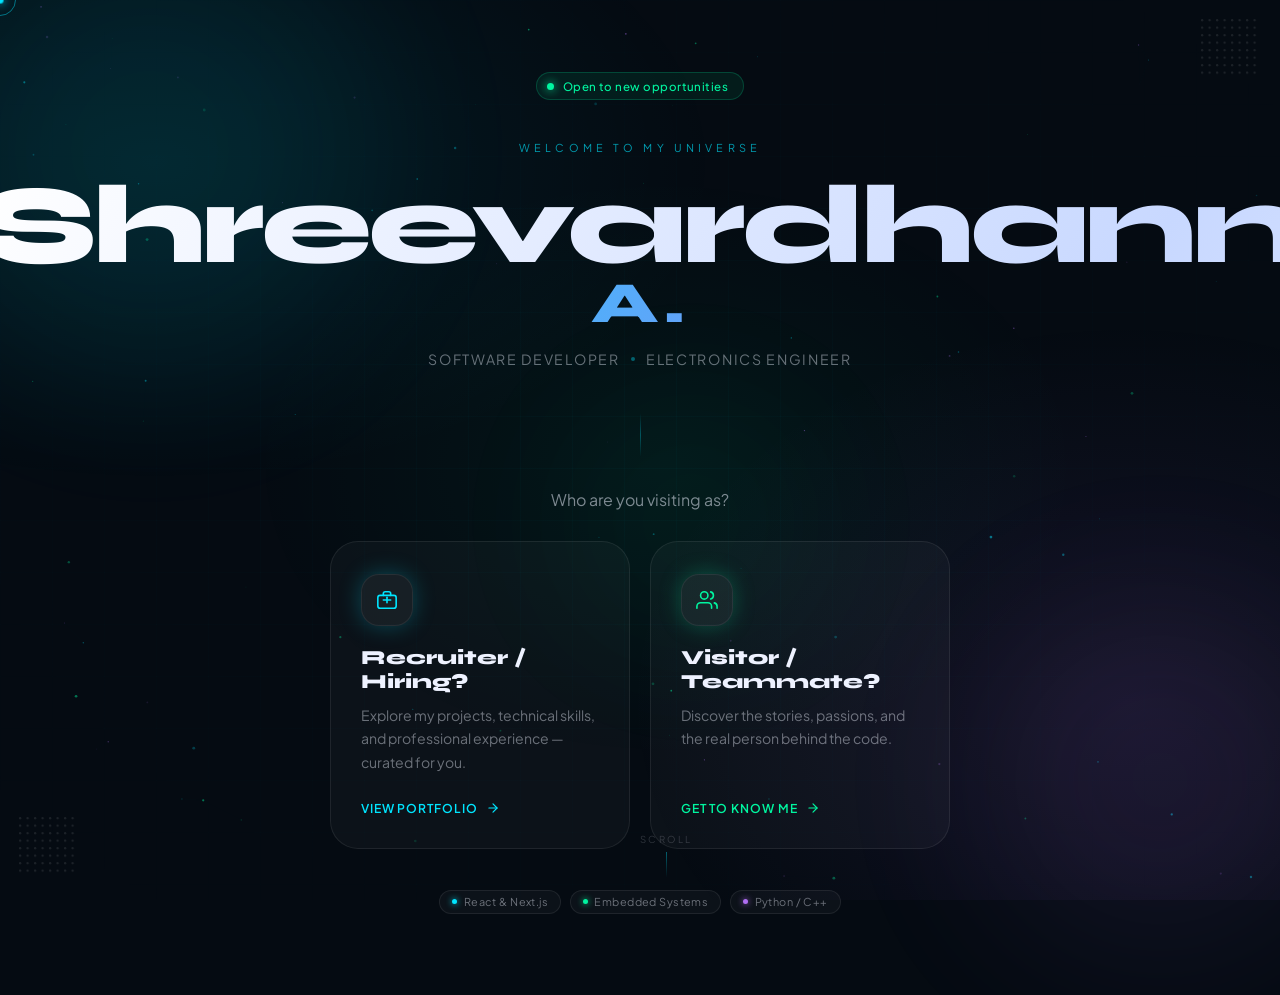
<file: index.html>
<!DOCTYPE html>
<html lang="en">
<head>
<meta charset="UTF-8">
<meta name="viewport" content="width=device-width, initial-scale=1.0, viewport-fit=cover">
<meta name="description" content="Portfolio of Shreevardhann A. — Software Developer and Electronics Engineer">
<meta name="theme-color" content="#050b12">
<title>Shreevardhann A. | Software Developer</title>
<link rel="preconnect" href="https://fonts.googleapis.com">
<link rel="preconnect" href="https://fonts.gstatic.com" crossorigin>
<link href="https://fonts.googleapis.com/css2?family=Plus+Jakarta+Sans:wght@400;500;600&amp;family=Syne:wght@700;800&amp;display=swap" rel="stylesheet">
<style>
/* ══ RESET ══════════════════════════════════════════════ */
*,*::before,*::after{box-sizing:border-box;margin:0;padding:0}
:root{
  --bg:#050b12;--surface:rgba(255,255,255,0.03);--border:rgba(255,255,255,0.08);
  --text:#eef2ff;--muted:rgba(238,242,255,0.42);
  --cyan:#00e5ff;--green:#00f5a0;--purple:#b06ef3;
  --r-lg:28px;--r-md:18px;
  --spring:cubic-bezier(0.34,1.56,0.64,1);--out:cubic-bezier(0.22,1,0.36,1);
}
html{scroll-behavior:smooth}
body{background:var(--bg);font-family:'Plus Jakarta Sans',system-ui,sans-serif;color:var(--text);min-height:100dvh;overflow-x:hidden}

/* ══ CURSOR ═════════════════════════════════════════════ */
#c-dot,#c-ring{display:none;position:fixed;pointer-events:none;z-index:9999}
@media(pointer:fine){body{cursor:none}#c-dot,#c-ring{display:block}}
#c-dot{width:7px;height:7px;background:var(--cyan);border-radius:50%;transform:translate(-50%,-50%);box-shadow:0 0 10px var(--cyan);will-change:left,top}
#c-ring{width:32px;height:32px;border:1.5px solid rgba(0,229,255,0.45);border-radius:50%;transform:translate(-50%,-50%);transition:width .2s var(--out),height .2s var(--out),border-color .2s;will-change:left,top}
#c-ring.big{width:52px;height:52px;border-color:rgba(0,229,255,0.75)}

/* ══ BACKGROUND ══════════════════════════════════════════ */
#bg-canvas{position:fixed;inset:0;width:100%;height:100%;z-index:0}
.bg-glow{position:fixed;inset:0;z-index:1;pointer-events:none;
  background:radial-gradient(ellipse 68% 55% at 12% 18%,rgba(0,229,255,0.08) 0%,transparent 65%),
             radial-gradient(ellipse 60% 65% at 88% 78%,rgba(176,110,243,0.09) 0%,transparent 65%),
             radial-gradient(ellipse 50% 50% at 52% 52%,rgba(0,245,160,0.05) 0%,transparent 65%);
  animation:bgB 14s ease-in-out infinite alternate}
@keyframes bgB{from{opacity:.75;transform:scale(1)}to{opacity:1;transform:scale(1.05)}}
.bg-grid{position:fixed;inset:0;z-index:2;pointer-events:none;
  background-image:linear-gradient(rgba(0,229,255,0.022) 1px,transparent 1px),linear-gradient(90deg,rgba(0,229,255,0.022) 1px,transparent 1px);
  background-size:52px 52px;
  mask-image:radial-gradient(ellipse 85% 85% at center,black 5%,transparent 80%);
  -webkit-mask-image:radial-gradient(ellipse 85% 85% at center,black 5%,transparent 80%)}
.orb{position:fixed;border-radius:50%;pointer-events:none;z-index:1;filter:blur(90px);will-change:transform;animation:orbD 18s ease-in-out infinite}
.orb-a{width:min(460px,65vw);height:min(460px,65vw);background:var(--cyan);top:-80px;left:-80px;opacity:.07}
.orb-b{width:min(360px,55vw);height:min(360px,55vw);background:var(--purple);bottom:-60px;right:-60px;opacity:.08;animation-delay:-7s}
.orb-c{width:min(240px,42vw);height:min(240px,42vw);background:var(--green);top:58%;left:54%;opacity:.05;transform:translate(-50%,-50%);animation-delay:-13s}
@keyframes orbD{0%,100%{transform:translate(0,0)scale(1)}33%{transform:translate(25px,-16px)scale(1.04)}66%{transform:translate(-16px,25px)scale(.96)}}

/* ══ PAGE ════════════════════════════════════════════════ */
.page{position:relative;z-index:10;display:flex;flex-direction:column;align-items:center;justify-content:center;min-height:100dvh;padding:clamp(3.5rem,8vh,6rem) clamp(1.2rem,6vw,3rem) clamp(4rem,9vh,6rem);text-align:center}

/* ══ BADGE ═══════════════════════════════════════════════ */
.badge{display:inline-flex;align-items:center;gap:.55rem;padding:.35rem .9rem .35rem .6rem;border-radius:999px;background:rgba(0,245,160,0.07);border:1px solid rgba(0,245,160,0.2);font-size:clamp(.63rem,1.5vw,.72rem);font-weight:500;color:var(--green);letter-spacing:.04em;margin-bottom:clamp(1.8rem,4.5vh,2.8rem);opacity:0;animation:up .7s var(--out) .05s forwards}
.badge-pulse{width:7px;height:7px;border-radius:50%;background:var(--green);box-shadow:0 0 10px var(--green);flex-shrink:0;animation:pulse 2.2s ease infinite}
@keyframes pulse{0%,100%{opacity:1;transform:scale(1)}50%{opacity:.35;transform:scale(.8)}}

/* ══ HERO ════════════════════════════════════════════════ */
.hero{margin-bottom:clamp(2rem,5vh,3.5rem)}
.hero-eyebrow{font-size:clamp(.58rem,1.4vw,.68rem);letter-spacing:.38em;text-transform:uppercase;color:rgba(0,229,255,0.65);margin-bottom:clamp(.9rem,2.5vh,1.4rem);opacity:0;animation:up .7s var(--out) .2s forwards}
.hero-name{font-family:'Syne',sans-serif;font-weight:800;font-size:clamp(2.8rem,10vw,7rem);line-height:.9;letter-spacing:-.035em;margin-bottom:clamp(.8rem,2.5vh,1.3rem);display:inline-block;position:relative;opacity:0;will-change:transform;animation:up .7s var(--out) .35s forwards}
@media(prefers-reduced-motion:no-preference){.hero-name{animation:up .7s var(--out) .35s forwards,nameF 5s ease-in-out infinite 1.05s}}
@keyframes nameF{0%,100%{transform:translateY(0)}50%{transform:translateY(-8px)}}
.name-line-1{display:block;background:linear-gradient(120deg,#fff 0%,#c8d8ff 45%,#fff 100%);background-size:200% auto;-webkit-background-clip:text;background-clip:text;-webkit-text-fill-color:transparent;animation:shim 4s linear infinite}
.name-line-2{display:block;font-size:.52em;letter-spacing:.08em;background:linear-gradient(120deg,var(--cyan) 0%,var(--purple) 50%,var(--cyan) 100%);background-size:200% auto;-webkit-background-clip:text;background-clip:text;-webkit-text-fill-color:transparent;animation:shim 4s linear infinite reverse}
@keyframes shim{0%{background-position:0% center}100%{background-position:200% center}}

/* Glitch — desktop + no reduced motion */
@media(prefers-reduced-motion:no-preference)and(pointer:fine){
  .hero-name::before,.hero-name::after{content:attr(data-text);position:absolute;top:0;left:0;width:100%;background:inherit;-webkit-background-clip:text;background-clip:text}
  .hero-name::before{-webkit-text-fill-color:var(--cyan);animation:g1 5s infinite 1.4s}
  .hero-name::after{-webkit-text-fill-color:var(--purple);animation:g2 5s infinite 1.4s}
  @keyframes g1{0%,88%,100%{clip-path:inset(50% 0 50% 0);transform:translate(0)}90%{clip-path:inset(8% 0 65% 0);transform:translate(-3px,2px)}92%{clip-path:inset(68% 0 8% 0);transform:translate(3px,-2px)}94%{clip-path:inset(28% 0 42% 0);transform:translate(-2px,1px)}}
  @keyframes g2{0%,88%,100%{clip-path:inset(50% 0 50% 0);transform:translate(0)}89%{clip-path:inset(18% 0 52% 0);transform:translate(3px,-1px)}91%{clip-path:inset(58% 0 18% 0);transform:translate(-3px,2px)}93%{clip-path:inset(38% 0 28% 0);transform:translate(2px,-2px)}}
}

.hero-role{display:flex;align-items:center;justify-content:center;gap:.7rem;flex-wrap:wrap;font-size:clamp(.68rem,1.8vw,.88rem);color:var(--muted);letter-spacing:.12em;text-transform:uppercase;opacity:0;animation:up .7s var(--out) .55s forwards}
.role-dot{width:4px;height:4px;border-radius:50%;background:rgba(0,229,255,0.38);flex-shrink:0}

/* ══ DIVIDER ═════════════════════════════════════════════ */
.vdiv{width:1px;height:clamp(28px,5.5vh,44px);background:linear-gradient(to bottom,transparent,rgba(0,229,255,0.3),transparent);margin:0 auto clamp(1.4rem,3.5vh,2.2rem);opacity:0;animation:up .7s var(--out) .7s forwards}

/* ══ PROMPT ══════════════════════════════════════════════ */
.prompt{font-size:clamp(.8rem,2vw,1rem);color:rgba(238,242,255,0.52);margin-bottom:clamp(1.3rem,3.5vh,2rem);opacity:0;animation:up .7s var(--out) .85s forwards}

/* ══ CARDS ═══════════════════════════════════════════════ */
.cards{display:grid;grid-template-columns:repeat(auto-fit,minmax(min(100%,255px),1fr));gap:clamp(.9rem,3vw,1.3rem);width:100%;max-width:620px;opacity:0;animation:up .75s var(--out) 1.05s forwards}
@media(max-width:479px){.cards{grid-template-columns:1fr}}

.card{position:relative;background:var(--surface);border:1px solid var(--border);border-radius:var(--r-lg);padding:clamp(1.5rem,4.5vw,2rem) clamp(1.3rem,4vw,1.85rem);overflow:hidden;cursor:pointer;display:flex;flex-direction:column;backdrop-filter:blur(18px);-webkit-backdrop-filter:blur(18px);transition:transform .38s var(--spring),border-color .28s,box-shadow .38s;will-change:transform;-webkit-tap-highlight-color:transparent;text-align:left}
.card:active{transform:scale(.96)}
@media(pointer:fine){
  .card:hover{transform:translateY(-13px)scale(1.015)}
  .card:hover .card-glow{opacity:1}
  .card:hover .card-topbar{opacity:1;transform:scaleX(1)}
  .card:hover .card-icon{transform:scale(1.2)rotate(-6deg)}
  .card:hover .card-arrow{transform:translateX(5px)}
  .card:hover .card-cta{gap:.85rem}
}

.card-topbar{position:absolute;top:0;left:0;right:0;height:2px;border-radius:var(--r-lg) var(--r-lg) 0 0;background:var(--acc);opacity:0;transform:scaleX(.35);transform-origin:left;transition:opacity .3s,transform .42s var(--out)}
.card-glow{position:absolute;inset:0;border-radius:var(--r-lg);opacity:0;transition:opacity .45s;pointer-events:none;z-index:0}

.c-rec{--acc:var(--cyan)}
.c-rec .card-glow{background:radial-gradient(ellipse 75% 55% at 0% 0%,rgba(0,229,255,0.13),transparent 70%)}
@media(pointer:fine){.c-rec:hover{border-color:rgba(0,229,255,0.3);box-shadow:0 24px 60px rgba(0,229,255,0.08)}}

.c-vis{--acc:var(--green)}
.c-vis .card-glow{background:radial-gradient(ellipse 75% 55% at 100% 100%,rgba(0,245,160,0.12),transparent 70%)}
@media(pointer:fine){.c-vis:hover{border-color:rgba(0,245,160,0.3);box-shadow:0 24px 60px rgba(0,245,160,0.07)}}

.card-icon{position:relative;z-index:1;width:52px;height:52px;border-radius:var(--r-md);background:rgba(255,255,255,0.05);border:1px solid rgba(255,255,255,0.07);display:flex;align-items:center;justify-content:center;color:var(--acc);box-shadow:0 0 22px color-mix(in srgb,var(--acc) 25%,transparent);margin-bottom:1.25rem;transition:transform .32s var(--spring);flex-shrink:0}
.card-icon svg{width:22px;height:22px}
.card-title{position:relative;z-index:1;font-family:'Syne',sans-serif;font-size:clamp(1.05rem,2.5vw,1.25rem);font-weight:800;color:var(--text);margin-bottom:.6rem;line-height:1.2}
.card-desc{position:relative;z-index:1;font-size:clamp(.8rem,1.7vw,.88rem);color:var(--muted);line-height:1.68;margin-bottom:1.6rem;flex-grow:1}
.card-cta{position:relative;z-index:1;display:inline-flex;align-items:center;gap:.5rem;font-size:clamp(.68rem,1.5vw,.76rem);font-weight:600;letter-spacing:.08em;text-transform:uppercase;color:var(--acc);transition:gap .25s;margin-top:auto}
.card-arrow{width:14px;height:14px;transition:transform .25s var(--out)}

/* ══ TAGS ════════════════════════════════════════════════ */
.tags{display:flex;align-items:center;justify-content:center;flex-wrap:wrap;gap:.55rem;margin-top:clamp(1.8rem,4.5vh,2.8rem);opacity:0;animation:up .75s var(--out) 1.5s forwards}
.tag{display:inline-flex;align-items:center;gap:.4rem;background:var(--surface);border:1px solid var(--border);border-radius:999px;padding:.28rem .75rem;font-size:clamp(.6rem,1.3vw,.68rem);color:var(--muted);letter-spacing:.04em;white-space:nowrap}
.tag-dot{width:5px;height:5px;border-radius:50%;flex-shrink:0}
.t-cyan .tag-dot{background:var(--cyan);box-shadow:0 0 6px var(--cyan)}
.t-green .tag-dot{background:var(--green);box-shadow:0 0 6px var(--green)}
.t-purple .tag-dot{background:var(--purple);box-shadow:0 0 6px var(--purple)}

/* ══ SCROLL HINT ═════════════════════════════════════════ */
.scroll-hint{position:fixed;bottom:max(1.4rem,env(safe-area-inset-bottom,1.4rem));left:50%;transform:translateX(-50%);display:flex;flex-direction:column;align-items:center;gap:.4rem;font-size:.6rem;letter-spacing:.25em;text-transform:uppercase;color:rgba(238,242,255,0.18);pointer-events:none;opacity:0;animation:up 1s var(--out) 2.4s forwards}
.scroll-line{width:1px;height:26px;background:linear-gradient(to bottom,rgba(0,229,255,0.4),transparent);animation:scP 2s ease infinite}
@keyframes scP{0%,100%{opacity:.28;transform:scaleY(1)}50%{opacity:1;transform:scaleY(.5)}}

.cdots{position:fixed;pointer-events:none;z-index:3;opacity:.1}
.cdots-tr{top:1.2rem;right:1.2rem}
.cdots-bl{bottom:1.2rem;left:1.2rem}
@media(max-width:420px){.cdots{display:none}}

/* ══ ANIMATION ═══════════════════════════════════════════ */
@keyframes up{from{opacity:0;transform:translateY(22px)}to{opacity:1;transform:translateY(0)}}

/* ══ REDUCED MOTION ══════════════════════════════════════ */
@media(prefers-reduced-motion:reduce){
  *,*::before,*::after{animation-duration:.01ms!important;animation-iteration-count:1!important;transition-duration:.01ms!important}
  .badge,.hero-eyebrow,.hero-name,.hero-role,.vdiv,.prompt,.cards,.tags,.scroll-hint{opacity:1!important;transform:none!important}
  #bg-canvas{display:none}
}

/* ══ LANDSCAPE PHONES ════════════════════════════════════ */
@media(max-height:580px)and(orientation:landscape){
  .page{padding-top:2.2rem;padding-bottom:3rem}
  .badge{margin-bottom:1rem}.hero{margin-bottom:1.2rem}
  .vdiv{display:none}.tags{margin-top:1rem}
  .hero-name{font-size:clamp(2rem,6vw,3.5rem)}.cards{max-width:100%}
}

/* ══ TINY PHONES < 340px ═════════════════════════════════ */
@media(max-width:340px){
  .hero-name{font-size:2.4rem;letter-spacing:-.02em}
  .card{border-radius:20px}
  .hero-role{gap:.45rem}
}
</style>
</head>

<body>

<div id="c-dot"  aria-hidden="true"></div>
<div id="c-ring" aria-hidden="true"></div>

<canvas id="bg-canvas" aria-hidden="true"></canvas>
<div class="bg-glow" aria-hidden="true"></div>
<div class="bg-grid"  aria-hidden="true"></div>
<div class="orb orb-a" aria-hidden="true"></div>
<div class="orb orb-b" aria-hidden="true"></div>
<div class="orb orb-c" aria-hidden="true"></div>

<div class="cdots cdots-tr" aria-hidden="true">
  <svg width="60" height="60" viewBox="0 0 80 80">
    <pattern id="p1" x="0" y="0" width="10" height="10" patternUnits="userSpaceOnUse"><circle cx="1.5" cy="1.5" r="1.5" fill="white"/></pattern>
    <rect width="80" height="80" fill="url(#p1)"/>
  </svg>
</div>
<div class="cdots cdots-bl" aria-hidden="true">
  <svg width="60" height="60" viewBox="0 0 80 80">
    <pattern id="p2" x="0" y="0" width="10" height="10" patternUnits="userSpaceOnUse"><circle cx="1.5" cy="1.5" r="1.5" fill="white"/></pattern>
    <rect width="80" height="80" fill="url(#p2)"/>
  </svg>
</div>

<main class="page">

  <div class="badge" role="status">
    <span class="badge-pulse" aria-hidden="true"></span>
    Open to new opportunities
  </div>

  <div class="hero">
    <p class="hero-eyebrow">Welcome to my universe</p>
    <h1 class="hero-name" data-text="Shreevardhann A.">
      <span class="name-line-1">Shreevardhann</span>
      <span class="name-line-2">A.</span>
    </h1>
    <p class="hero-role">
      Software Developer
      <span class="role-dot" aria-hidden="true"></span>
      Electronics Engineer
    </p>
  </div>

  <div class="vdiv" aria-hidden="true"></div>

  <p class="prompt">Who are you visiting as?</p>

  <div class="cards" role="group" aria-label="Select your role">

    <div class="card c-rec"
         id="card-rec"
         role="button" tabindex="0"
         aria-label="Enter as Recruiter or Hiring Manager"
         onclick="enterPortfolio('recruiter')"
         onkeydown="if(event.key==='Enter'||event.key===' ')enterPortfolio('recruiter')">
      <div class="card-topbar" aria-hidden="true"></div>
      <div class="card-glow"   aria-hidden="true"></div>
      <div class="card-icon"   aria-hidden="true">
        <svg viewBox="0 0 24 24" fill="none" stroke="currentColor" stroke-width="1.75" stroke-linecap="round" stroke-linejoin="round">
          <rect x="2" y="7" width="20" height="14" rx="2.5"/>
          <path d="M16 7V5a2 2 0 0 0-2-2h-4a2 2 0 0 0-2 2v2"/>
          <line x1="8" y1="12" x2="16" y2="12"/>
          <line x1="12" y1="9"  x2="12" y2="15"/>
        </svg>
      </div>
      <h3 class="card-title">Recruiter / Hiring?</h3>
      <p  class="card-desc">Explore my projects, technical skills, and professional experience — curated for you.</p>
      <span class="card-cta" aria-hidden="true">
        View Portfolio
        <svg class="card-arrow" viewBox="0 0 24 24" fill="none" stroke="currentColor" stroke-width="2" stroke-linecap="round" stroke-linejoin="round">
          <line x1="5" y1="12" x2="19" y2="12"/><polyline points="12 5 19 12 12 19"/>
        </svg>
      </span>
    </div>

    <div class="card c-vis"
         id="card-vis"
         role="button" tabindex="0"
         aria-label="Enter as Visitor or Teammate"
         onclick="enterPortfolio('visitor')"
         onkeydown="if(event.key==='Enter'||event.key===' ')enterPortfolio('visitor')">
      <div class="card-topbar" aria-hidden="true"></div>
      <div class="card-glow"   aria-hidden="true"></div>
      <div class="card-icon"   aria-hidden="true">
        <svg viewBox="0 0 24 24" fill="none" stroke="currentColor" stroke-width="1.75" stroke-linecap="round" stroke-linejoin="round">
          <path d="M17 21v-2a4 4 0 0 0-4-4H5a4 4 0 0 0-4 4v2"/>
          <circle cx="9" cy="7" r="4"/>
          <path d="M23 21v-2a4 4 0 0 0-3-3.87"/>
          <path d="M16 3.13a4 4 0 0 1 0 7.75"/>
        </svg>
      </div>
      <h3 class="card-title">Visitor / Teammate?</h3>
      <p  class="card-desc">Discover the stories, passions, and the real person behind the code.</p>
      <span class="card-cta" aria-hidden="true">
        Get to Know Me
        <svg class="card-arrow" viewBox="0 0 24 24" fill="none" stroke="currentColor" stroke-width="2" stroke-linecap="round" stroke-linejoin="round">
          <line x1="5" y1="12" x2="19" y2="12"/><polyline points="12 5 19 12 12 19"/>
        </svg>
      </span>
    </div>

  </div>

  <div class="tags" aria-label="Technology highlights">
    <span class="tag t-cyan">  <span class="tag-dot" aria-hidden="true"></span>React &amp; Next.js</span>
    <span class="tag t-green"> <span class="tag-dot" aria-hidden="true"></span>Embedded Systems</span>
    <span class="tag t-purple"><span class="tag-dot" aria-hidden="true"></span>Python / C++</span>
  </div>

</main>

<div class="scroll-hint" aria-hidden="true">
  <span>Scroll</span>
  <div class="scroll-line"></div>
</div>

<script>
(function(){
  'use strict';

  /* Cursor */
  if(window.matchMedia('(pointer:fine)').matches){
    const dot=document.getElementById('c-dot'),ring=document.getElementById('c-ring');
    let cx=-300,cy=-300,pend=false;
    const flush=()=>{dot.style.left=ring.style.left=cx+'px';dot.style.top=ring.style.top=cy+'px';pend=false};
    document.addEventListener('mousemove',e=>{cx=e.clientX;cy=e.clientY;if(!pend){pend=true;requestAnimationFrame(flush)}},{passive:true});
    document.querySelectorAll('.card').forEach(el=>{
      el.addEventListener('mouseenter',()=>ring.classList.add('big'));
      el.addEventListener('mouseleave',()=>ring.classList.remove('big'));
    });
  }

  /* Particles */
  const noM=window.matchMedia('(prefers-reduced-motion:reduce)').matches;
  const cv=document.getElementById('bg-canvas');
  if(!noM&&cv){
    const ctx=cv.getContext('2d',{alpha:true});
    const mob=window.innerWidth<720;
    const N=mob?45:90,DIST=mob?70:90,FPS=mob?38:60,STEP=1000/FPS;
    let W=cv.width=window.innerWidth,H=cv.height=window.innerHeight;
    let rt;
    window.addEventListener('resize',()=>{clearTimeout(rt);rt=setTimeout(()=>{W=cv.width=window.innerWidth;H=cv.height=window.innerHeight},160)},{passive:true});
    const PAL=[[0,229,255],[176,110,243],[0,245,160]];
    function mkP(init){const s=mob?.16:.26;return{x:Math.random()*W,y:init?Math.random()*H:(Math.random()<.5?-2:H+2),r:Math.random()*1.25+.22,vx:(Math.random()-.5)*s,vy:(Math.random()-.5)*s,a:Math.random()*.42+.08,c:PAL[Math.floor(Math.random()*3)]}}
    const pts=Array.from({length:N},(_,i)=>mkP(true));
    function link(){
      const cs=DIST,gc=Math.ceil(W/cs),gr=Math.ceil(H/cs);
      const cells=Array.from({length:gc*gr},()=>[]);
      pts.forEach((p,i)=>{const c=Math.floor(p.x/cs),r=Math.floor(p.y/cs);if(c>=0&&c<gc&&r>=0&&r<gr)cells[r*gc+c].push(i)});
      for(let r=0;r<gr;r++)for(let c=0;c<gc;c++){
        const cell=cells[r*gc+c];
        const nbs=[cell,c+1<gc?cells[r*gc+c+1]:[],r+1<gr?cells[(r+1)*gc+c]:[],c+1<gc&&r+1<gr?cells[(r+1)*gc+c+1]:[],c>0&&r+1<gr?cells[(r+1)*gc+c-1]:[]];
        for(let ni=0;ni<nbs.length;ni++){const nb=nbs[ni];for(let a=0;a<cell.length;a++){const pa=pts[cell[a]],bs=ni===0?a+1:0;for(let b=bs;b<nb.length;b++){const pb=pts[nb[b]],dx=pa.x-pb.x,dy=pa.y-pb.y,d2=dx*dx+dy*dy;if(d2<cs*cs){ctx.beginPath();ctx.strokeStyle=`rgba(0,229,255,${.032*(1-Math.sqrt(d2)/cs)})`;ctx.lineWidth=.5;ctx.moveTo(pa.x,pa.y);ctx.lineTo(pb.x,pb.y);ctx.stroke()}}}}
      }
    }
    let last=0;
    (function tick(ts){requestAnimationFrame(tick);if(ts-last<STEP)return;last=ts;ctx.clearRect(0,0,W,H);pts.forEach((p,i)=>{p.x+=p.vx;p.y+=p.vy;if(p.x<-3||p.x>W+3||p.y<-3||p.y>H+3)pts[i]=mkP(false);ctx.beginPath();ctx.arc(p.x,p.y,p.r,0,6.2832);ctx.fillStyle=`rgba(${p.c[0]},${p.c[1]},${p.c[2]},${p.a})`;ctx.fill()});link()})(0);
  }

  /* Nav */
  window.enterPortfolio=function(type){
    document.body.style.transition='opacity .42s ease';
    document.body.style.opacity='0';
    setTimeout(()=>{location.href=type==='recruiter'?'recruiter.html':'visitor.html'},420);
  };
})();
</script>

</body>
</html>
</file>
